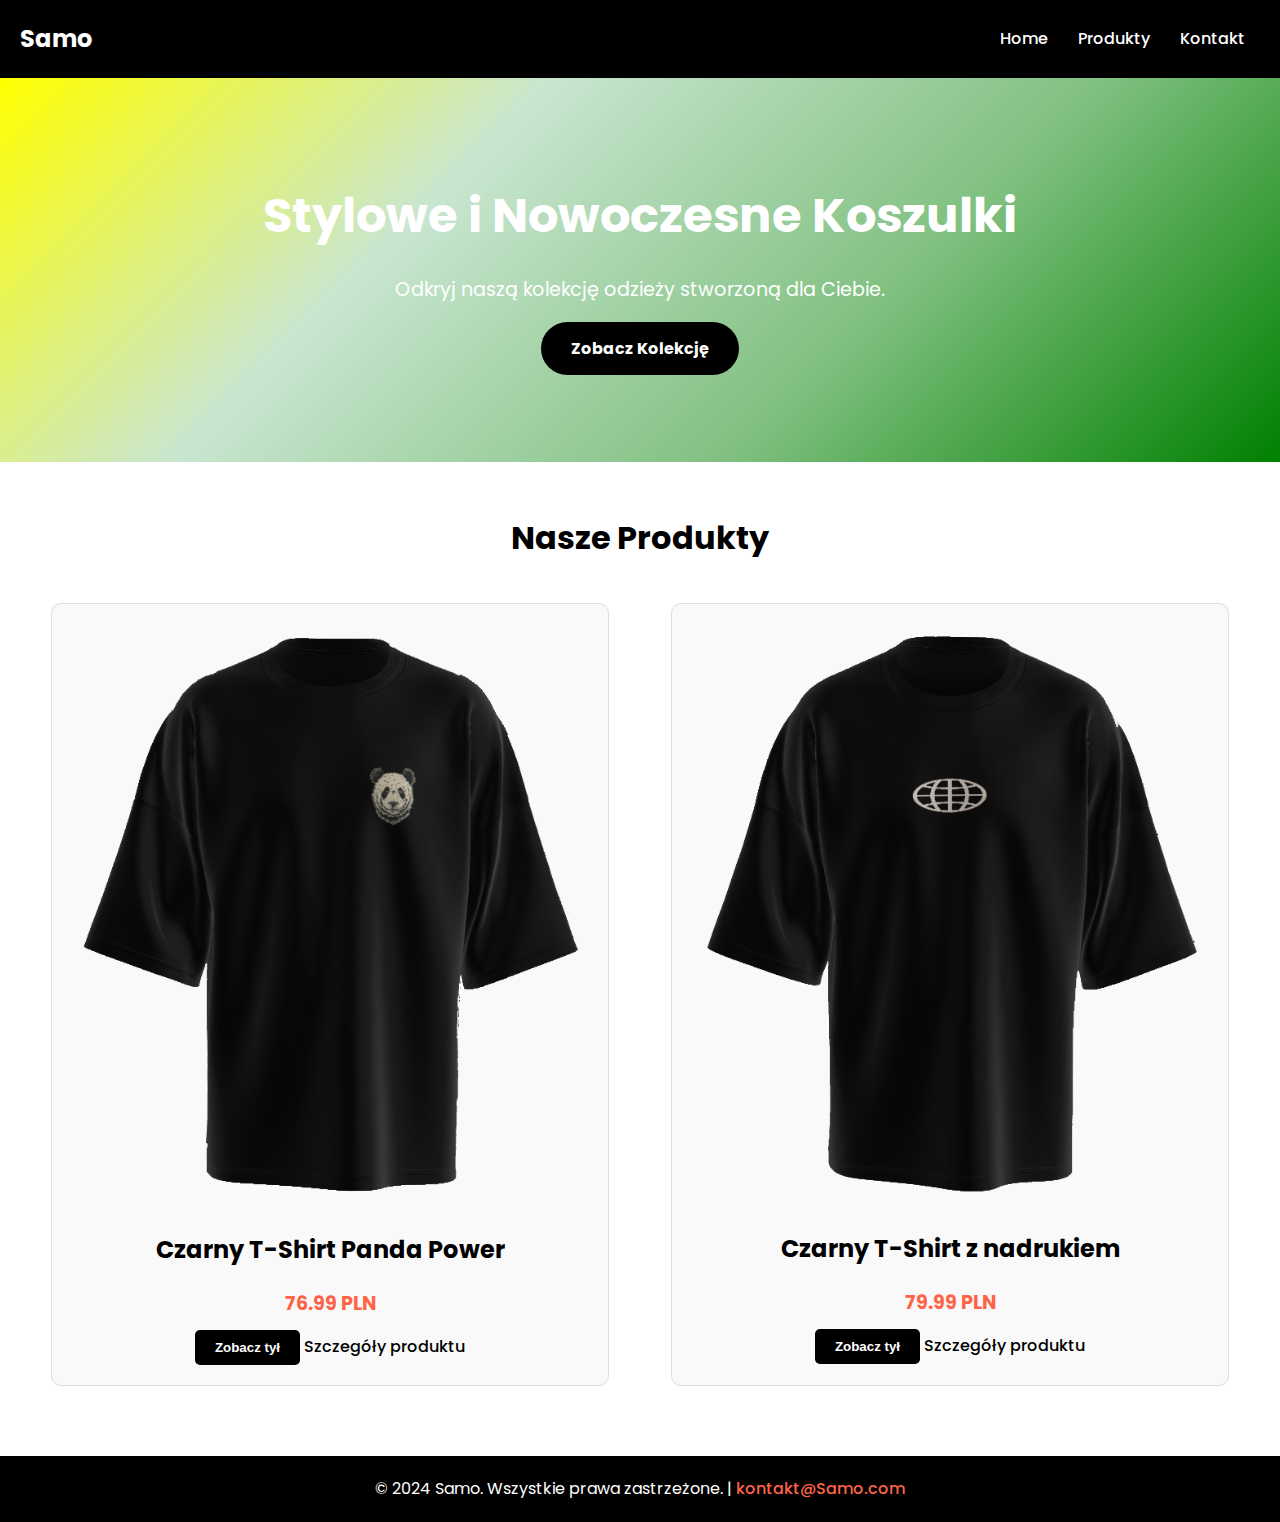
<file: Samo/index.html>
<!DOCTYPE html>
<html lang="pl">
  <head>
    <meta charset="UTF-8" />
    <meta name="viewport" content="width=device-width, initial-scale=1.0" />
    <title>Samo - Strona Główna</title>
    <link rel="icon" href="img/SA (1).png" />
    <link rel="stylesheet" href="style.css" />
    <link
      href="https://fonts.googleapis.com/css2?family=Poppins:wght@300;500;700&display=swap"
      rel="stylesheet"
    />
  </head>
  <body>
    <header>
      <div class="logo">Samo</div>
      <nav>
        <ul>
          <li><a href="index.html">Home</a></li>
          <li><a href="#products">Produkty</a></li>
          <li><a href="#contact">Kontakt</a></li>
        </ul>
      </nav>
    </header>

    <main>
      <section class="hero">
        <h1>Stylowe i Nowoczesne Koszulki</h1>
        <p>Odkryj naszą kolekcję odzieży stworzoną dla Ciebie.</p>
        <a href="#products" class="cta-button">Zobacz Kolekcję</a>
      </section>

      <section id="products" class="products-section">
        <h2>Nasze Produkty</h2>
        <div class="products">
          <!-- Produkt 1 z przyciskiem do zmiany zdjęcia -->
          <div class="product">
            <div id="product1" class="product-image">
              <img
                src="img/pandafront.png"
                alt="Czarny T-Shirt Panda Power Przód"
                data-alt-src="img/pandaback.png"
              />
            </div>
            <h3>Czarny T-Shirt Panda Power</h3>
            <p class="price">76.99 PLN</p>
            <!-- Przycisk do zmiany zdjęcia -->
            <button onclick="toggleImage('product1')" class="toggle-button">
              <strong>Zobacz tył</strong>
            </button>
            <a href="product1.html" class="product-link">Szczegóły produktu</a>
          </div>

          <!-- Produkt 2 z przyciskiem do zmiany zdjęcia -->
          <div class="product">
            <div id="product2" class="product-image">
              <img
                src="img/pldobre.png"
                alt="Czarny T-Shirt z nadrukiem Tył"
                data-alt-src="img/pldobreB.png"
              />
            </div>
            <h3>Czarny T-Shirt z nadrukiem</h3>
            <p class="price">79.99 PLN</p>
            <!-- Przycisk do zmiany zdjęcia -->
            <button onclick="toggleImage('product2')" class="toggle-button">
              <strong>Zobacz tył</strong>
            </button>
            <a href="product2.html" class="product-link">Szczegóły produktu</a>
          </div>
        </div>
      </section>
    </main>

    <footer id="contact">
      <p>
        &copy; 2024 Samo. Wszystkie prawa zastrzeżone. |
        <a href="mailto:kontakt@shop.com">kontakt@Samo.com</a>
      </p>
    </footer>

    <script>
      function toggleImage(id) {
        const productImage = document
          .getElementById(id)
          .getElementsByTagName("img")[0];
        const currentSrc = productImage.src;
        const altSrc = productImage.getAttribute("data-alt-src");
        productImage.src = altSrc;
        productImage.setAttribute("data-alt-src", currentSrc);
      }
    </script>
  </body>
</html>
</file>
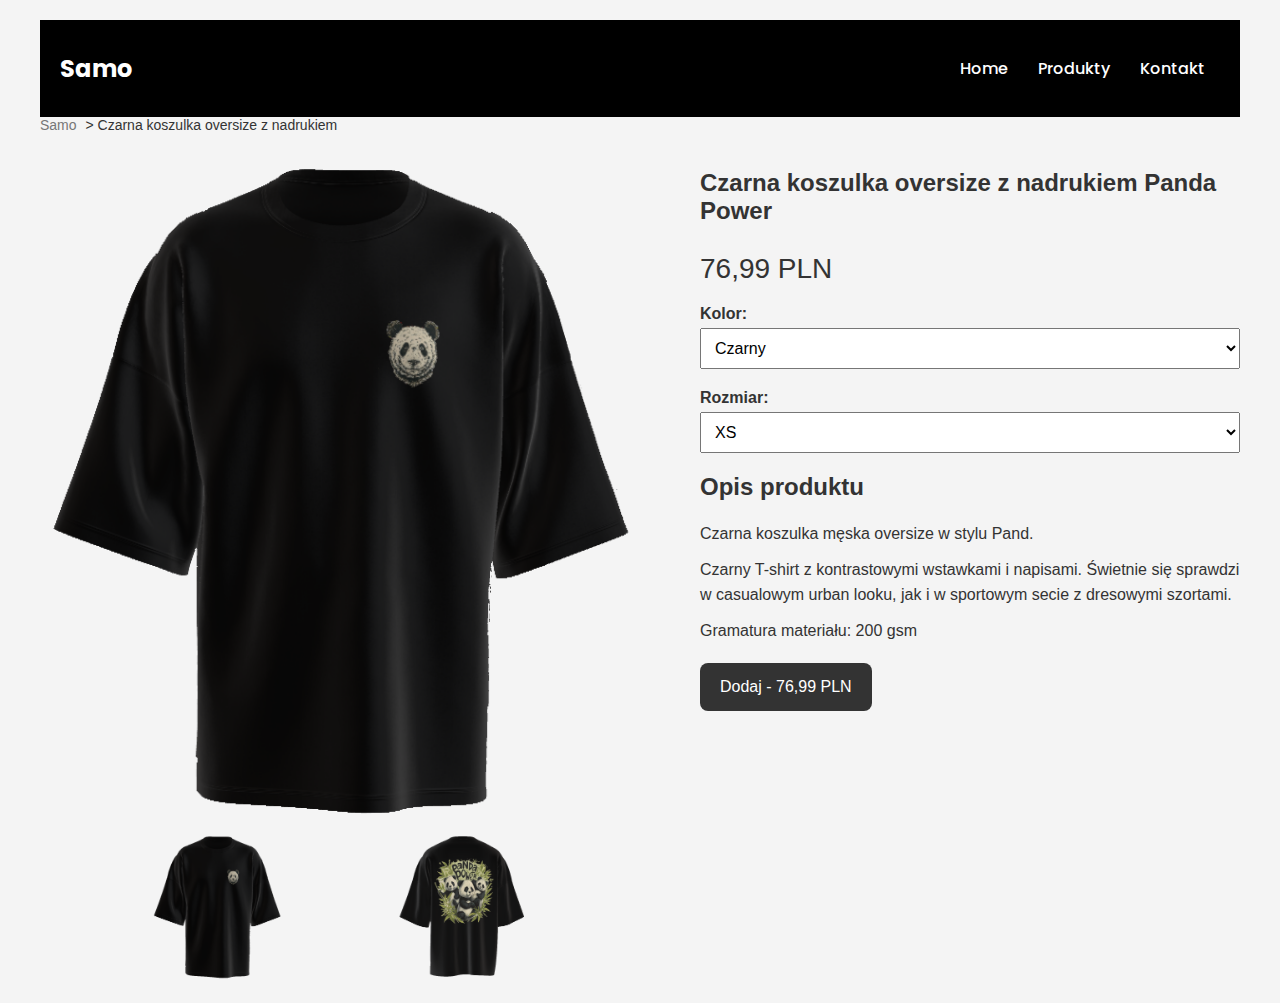
<file: Samo/product1.html>
<!DOCTYPE html>
<html lang="pl">
  <head>
    <meta charset="UTF-8" />
    <meta name="viewport" content="width=device-width, initial-scale=1.0" />
    <link rel="icon" href="img/SA (1).png" />
    <title>Produkt - Samo</title>
    <link
      href="https://fonts.googleapis.com/css2?family=Poppins:wght@300;500;700&display=swap"
      rel="stylesheet"
    />
    <style>
      body {
        font-family: Arial, sans-serif;
        background-color: #f4f4f4;
        margin: 0;
        padding: 0;
        color: #333;
      }

      .container {
        width: 100%;
        max-width: 1200px;
        margin: 0 auto;
        padding: 20px;
      }

      .breadcrumbs {
        font-size: 14px;
        margin-bottom: 20px;
      }

      .breadcrumbs a {
        text-decoration: none;
        color: #777;
        margin-right: 5px;
      }

      .breadcrumbs a:hover {
        text-decoration: underline;
      }

      .product {
        display: flex;
        justify-content: space-between;
      }

      .product-images {
        width: 50%;
      }

      .product-images img {
        width: 100%;
        border-radius: 8px;
      }

      .product-details {
        width: 45%;
      }

      .product-title {
        font-size: 24px;
        margin-bottom: 10px;
        font-weight: bold;
      }

      .product-price {
        font-size: 28px;
        color: #333;
        margin-bottom: 20px;
      }

      .product-color,
      .product-size {
        margin-bottom: 20px;
      }

      .product-color label,
      .product-size label {
        font-weight: bold;
      }

      .product-color select,
      .product-size select {
        padding: 10px;
        font-size: 16px;
        width: 100%;
        margin-top: 5px;
      }

      .product-description {
        margin-bottom: 20px;
      }

      .product-description p {
        margin: 0 0 10px;
        line-height: 1.6;
      }

      .add-to-cart {
        background-color: #333;
        color: #fff;
        padding: 15px 20px;
        text-align: center;
        text-decoration: none;
        display: inline-block;
        border-radius: 8px;
        font-size: 16px;
      }

      .add-to-cart:hover {
        background-color: #555;
      }

      header {
        background-color: #000;
        font-family: "Poppins", sans-serif;
        color: #fff;
        padding: 20px 0;
        position: sticky;
        top: 0;
        z-index: 1000;
        display: flex;
        justify-content: space-between;
        align-items: center;
      }

      header .logo {
        font-size: 1.5rem;
        font-weight: 700;
        margin-left: 20px;
      }

      nav ul {
        list-style: none;
        display: flex;
        margin-right: 20px;
      }

      nav ul li {
        margin: 0 15px;
      }

      nav ul li a {
        color: #fff;
        text-decoration: none;
        font-weight: 500;
        transition: color 0.3s;
      }

      nav ul li a:hover {
        color: #ff6347; /* Kolor hover */
      }

      /* Przycisk do zmiany zdjęcia */
      .toggle-button {
        background-color: #000;
        color: #fff;
        padding: 10px 20px;
        border: none;
        border-radius: 5px;
        cursor: pointer;
        font-weight: 700; /* Pogrubienie tekstu */
        margin-top: 10px;
        transition: background-color 0.3s, transform 0.3s;
      }

      .toggle-button:hover {
        background-color: #ff6347;
        transform: scale(1.05);
      }

      .thumbnails {
        display: flex;
        justify-content: space-evenly;
      }

      .thumbnails img {
        width: 22%;
        cursor: pointer;
        border: 2px solid transparent;
        border-radius: 8px;
      }

      .thumbnails img:hover {
        border: 2px solid #333;
      }
    </style>
  </head>

  <body>
    <div class="container">
      <header>
        <div class="logo">Samo</div>
        <nav>
          <ul>
            <li><a href="index.html">Home</a></li>
            <li><a href="index.html">Produkty</a></li>
            <li><a href="#contact">Kontakt</a></li>
          </ul>
        </nav>
      </header>
      <div class="breadcrumbs">
        <a href="index.html">Samo</a> > Czarna koszulka oversize z nadrukiem
      </div>

      <div class="product">
        <div class="product-images">
          <img
            id="main-image"
            src="img/pandafront.png"
            alt="Czarna koszulka oversize z nadrukiem i białymi wstawkami"
          />

          <div class="thumbnails">
            <img
              src="img/pandafront.png"
              alt="Zdjęcie 1"
              onclick="changeImage('img/pandafront.png')"
            />
            <img
              src="img/pandaback.png"
              alt="Zdjęcie 2"
              onclick="changeImage('img/pandaback.png')"
            />
          </div>
        </div>

        <div class="product-details">
          <h1 class="product-title">
            Czarna koszulka oversize z nadrukiem Panda Power
          </h1>
          <p class="product-price">76,99 PLN</p>

          <div class="product-color">
            <label for="color">Kolor:</label>
            <select id="color">
              <option value="czarny">Czarny</option>
            </select>
          </div>

          <div class="product-size">
            <label for="size">Rozmiar:</label>
            <select id="size">
              <option value="xs">XS</option>
              <option value="s">S</option>
              <option value="m">M</option>
              <option value="l">L</option>
              <option value="xl">XL</option>
              <option value="xxl">XXL</option>
            </select>
          </div>

          <div class="product-description">
            <h2>Opis produktu</h2>
            <p>Czarna koszulka męska oversize w stylu Pand.</p>
            <p>
              Czarny T-shirt z kontrastowymi wstawkami i napisami. Świetnie się
              sprawdzi w casualowym urban looku, jak i w sportowym secie z
              dresowymi szortami.
            </p>
            <p>Gramatura materiału: 200 gsm</p>
          </div>

          <a href="#" class="add-to-cart">Dodaj - 76,99 PLN</a>
        </div>
      </div>
    </div>
  </body>
</html>
</file>
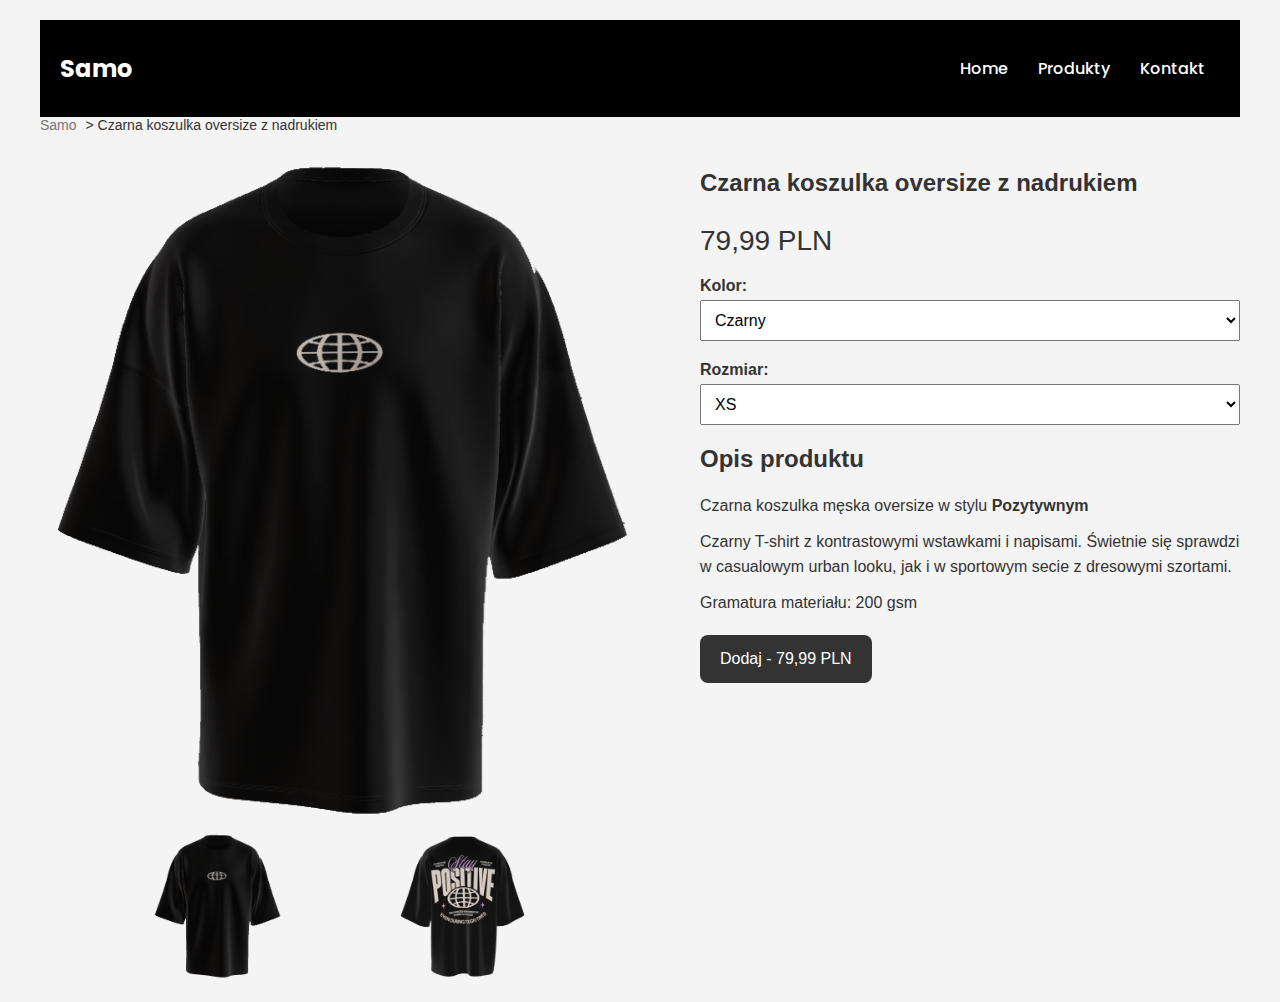
<file: Samo/product2.html>
<!DOCTYPE html>
<html lang="pl">
  <head>
    <meta charset="UTF-8" />
    <meta name="viewport" content="width=device-width, initial-scale=1.0" />
    <link rel="icon" href="img/SA (1).png" />
    <title>Produkt - Samo</title>
    <link
      href="https://fonts.googleapis.com/css2?family=Poppins:wght@300;500;700&display=swap"
      rel="stylesheet"
    />
    <style>
      body {
        font-family: Arial, sans-serif;
        background-color: #f4f4f4;
        margin: 0;
        padding: 0;
        color: #333;
      }

      .container {
        width: 100%;
        max-width: 1200px;
        margin: 0 auto;
        padding: 20px;
      }

      .breadcrumbs {
        font-size: 14px;
        margin-bottom: 20px;
      }

      .breadcrumbs a {
        text-decoration: none;
        color: #777;
        margin-right: 5px;
      }

      .breadcrumbs a:hover {
        text-decoration: underline;
      }

      .product {
        display: flex;
        justify-content: space-between;
      }

      .product-images {
        width: 50%;
      }

      .product-images img {
        width: 100%;
        border-radius: 8px;
      }

      .product-details {
        width: 45%;
      }

      .product-title {
        font-size: 24px;
        margin-bottom: 10px;
        font-weight: bold;
      }

      .product-price {
        font-size: 28px;
        color: #333;
        margin-bottom: 20px;
      }

      .product-color,
      .product-size {
        margin-bottom: 20px;
      }

      .product-color label,
      .product-size label {
        font-weight: bold;
      }

      .product-color select,
      .product-size select {
        padding: 10px;
        font-size: 16px;
        width: 100%;
        margin-top: 5px;
      }

      .product-description {
        margin-bottom: 20px;
      }

      .product-description p {
        margin: 0 0 10px;
        line-height: 1.6;
      }

      .add-to-cart {
        background-color: #333;
        color: #fff;
        padding: 15px 20px;
        text-align: center;
        text-decoration: none;
        display: inline-block;
        border-radius: 8px;
        font-size: 16px;
      }

      .add-to-cart:hover {
        background-color: #555;
      }

      header {
        background-color: #000;
        font-family: "Poppins", sans-serif;
        color: #fff;
        padding: 20px 0;
        position: sticky;
        top: 0;
        z-index: 1000;
        display: flex;
        justify-content: space-between;
        align-items: center;
      }

      header .logo {
        font-size: 1.5rem;
        font-weight: 700;
        margin-left: 20px;
      }

      nav ul {
        list-style: none;
        display: flex;
        margin-right: 20px;
      }

      nav ul li {
        margin: 0 15px;
      }

      nav ul li a {
        color: #fff;
        text-decoration: none;
        font-weight: 500;
        transition: color 0.3s;
      }

      nav ul li a:hover {
        color: #ff6347; /* Kolor hover */
      }

      /* Przycisk do zmiany zdjęcia */
      .toggle-button {
        background-color: #000;
        color: #fff;
        padding: 10px 20px;
        border: none;
        border-radius: 5px;
        cursor: pointer;
        font-weight: 700; /* Pogrubienie tekstu */
        margin-top: 10px;
        transition: background-color 0.3s, transform 0.3s;
      }

      .toggle-button:hover {
        background-color: #ff6347;
        transform: scale(1.05);
      }

      .thumbnails {
        display: flex;
        justify-content: space-evenly;
      }

      .thumbnails img {
        width: 22%;
        cursor: pointer;
        border: 2px solid transparent;
        border-radius: 8px;
      }

      .thumbnails img:hover {
        border: 2px solid #333;
      }
    </style>
  </head>

  <body>
    <div class="container">
      <header>
        <div class="logo">Samo</div>
        <nav>
          <ul>
            <li><a href="index.html">Home</a></li>
            <li><a href="index.html">Produkty</a></li>
            <li><a href="#contact">Kontakt</a></li>
          </ul>
        </nav>
      </header>
      <div class="breadcrumbs">
        <a href="index.html">Samo</a> > Czarna koszulka oversize z nadrukiem
      </div>

      <div class="product">
        <div class="product-images">
          <img
            id="main-image"
            src="img/pldobre.png"
            alt="Czarna koszulka oversize z nadrukiem"
          />

          <div class="thumbnails">
            <img
              src="img/pldobre.png"
              alt="Zdjęcie 1"
              onclick="changeImage('img/pldobre.png')"
            />
            <img
              src="img/pldobreB.png"
              alt="Zdjęcie 2"
              onclick="changeImage('img/pldobreB.png')"
            />
          </div>
        </div>

        <div class="product-details">
          <h1 class="product-title">Czarna koszulka oversize z nadrukiem</h1>
          <p class="product-price">79,99 PLN</p>

          <div class="product-color">
            <label for="color">Kolor:</label>
            <select id="color">
              <option value="czarny">Czarny</option>
            </select>
          </div>

          <div class="product-size">
            <label for="size">Rozmiar:</label>
            <select id="size">
              <option value="xs">XS</option>
              <option value="s">S</option>
              <option value="m">M</option>
              <option value="l">L</option>
              <option value="xl">XL</option>
              <option value="xxl">XXL</option>
            </select>
          </div>

          <div class="product-description">
            <h2>Opis produktu</h2>
            <p>Czarna koszulka męska oversize w stylu <b>Pozytywnym</b></p>
            <p>
              Czarny T-shirt z kontrastowymi wstawkami i napisami. Świetnie się
              sprawdzi w casualowym urban looku, jak i w sportowym secie z
              dresowymi szortami.
            </p>
            <p>Gramatura materiału: 200 gsm</p>
          </div>

          <a href="#" class="add-to-cart">Dodaj - 79,99 PLN</a>
        </div>
      </div>
    </div>
  </body>
</html>
</file>
<file: Samo/style.css>
/* Reset stylów */
* {
  margin: 0;
  padding: 0;
  box-sizing: border-box;
  text-decoration: none;
}

body {
  font-family: "Poppins", sans-serif;
  background-color: #f4f4f4;
  color: #333;
  line-height: 1.6;
}

/* Nagłówek */
header {
  background-color: #000;
  color: #fff;
  padding: 20px 0;
  position: sticky;
  top: 0;
  z-index: 1000;
  display: flex;
  justify-content: space-between;
  align-items: center;
}

header .logo {
  font-size: 1.5rem;
  font-weight: 700;
  margin-left: 20px;
}

nav ul {
  list-style: none;
  display: flex;
  margin-right: 20px;
}

nav ul li {
  margin: 0 15px;
}

nav ul li a {
  color: #fff;
  text-decoration: none;
  font-weight: 500;
  transition: color 0.3s;
}

nav ul li a:hover {
  color: #ff6347; /* Kolor hover */
}

/* Sekcja hero */
.hero {
  background: linear-gradient(135deg, #ffff00, #c9e6d0, #80c080, #008000);
  color: #fff;
  padding: 100px 20px;
  text-align: center;
}

.hero h1 {
  font-size: 3rem;
  margin-bottom: 20px;
}

.hero p {
  font-size: 1.2rem;
  margin-bottom: 30px;
}

.cta-button {
  background-color: #000;
  color: #fff;
  padding: 15px 30px;
  text-decoration: none;
  font-weight: 700;
  border-radius: 30px;
  transition: background-color 0.3s, transform 0.3s;
}

.cta-button:hover {
  background-color: #ff6347;
  transform: scale(1.05);
}

/* Sekcja produktów */
.products-section {
  padding: 50px 20px;
  text-align: center;
  background-color: #fff;
}

.products-section h2 {
  font-size: 2rem;
  margin-bottom: 40px;
  color: #000;
}

.products {
  display: flex;
  justify-content: space-around;
  flex-wrap: wrap;
}

.product {
  background-color: #f9f9f9;
  border: 1px solid #ddd;
  padding: 20px;
  width: 45%;
  margin-bottom: 20px;
  border-radius: 10px;
  transition: box-shadow 0.3s, transform 0.3s;
}

.product:hover {
  box-shadow: 0 4px 20px rgba(0, 0, 0, 0.1);
  transform: translateY(-5px);
}

.product-image img {
  max-width: 100%;
  border-radius: 10px;
  transition: opacity 1s ease-in-out;
}

.product-image.active {
  opacity: 1;
}

.product-image.inactive {
  opacity: 0;
}
.product h3 {
  font-size: 1.5rem;
  margin: 20px 0;
}

/* Przycisk do zmiany zdjęcia */
.toggle-button {
  background-color: #000;
  color: #fff;
  padding: 10px 20px;
  border: none;
  border-radius: 5px;
  cursor: pointer;
  font-weight: 700; /* Pogrubienie tekstu */
  margin-top: 10px;
  transition: background-color 0.3s, transform 0.3s;
}

.toggle-button:hover {
  background-color: #ff6347;
  transform: scale(1.05);
}

.product-link {
  display: inline-block;
  margin-top: 10px;
  color: #000;
  font-weight: 500;
  text-decoration: none;
  transition: color 0.3s;
}

.product-link:hover {
  color: #ff6347;
}

.price {
  font-size: 1.2rem;
  color: #ff6347;
  font-weight: 700;
}

/* Stopka */
footer {
  background-color: #000;
  color: #fff;
  text-align: center;
  padding: 20px 0;
}

footer a {
  color: #ff6347;
  text-decoration: none;
  font-weight: 500;
}

h3 {
  color: #000;
}
</file>
